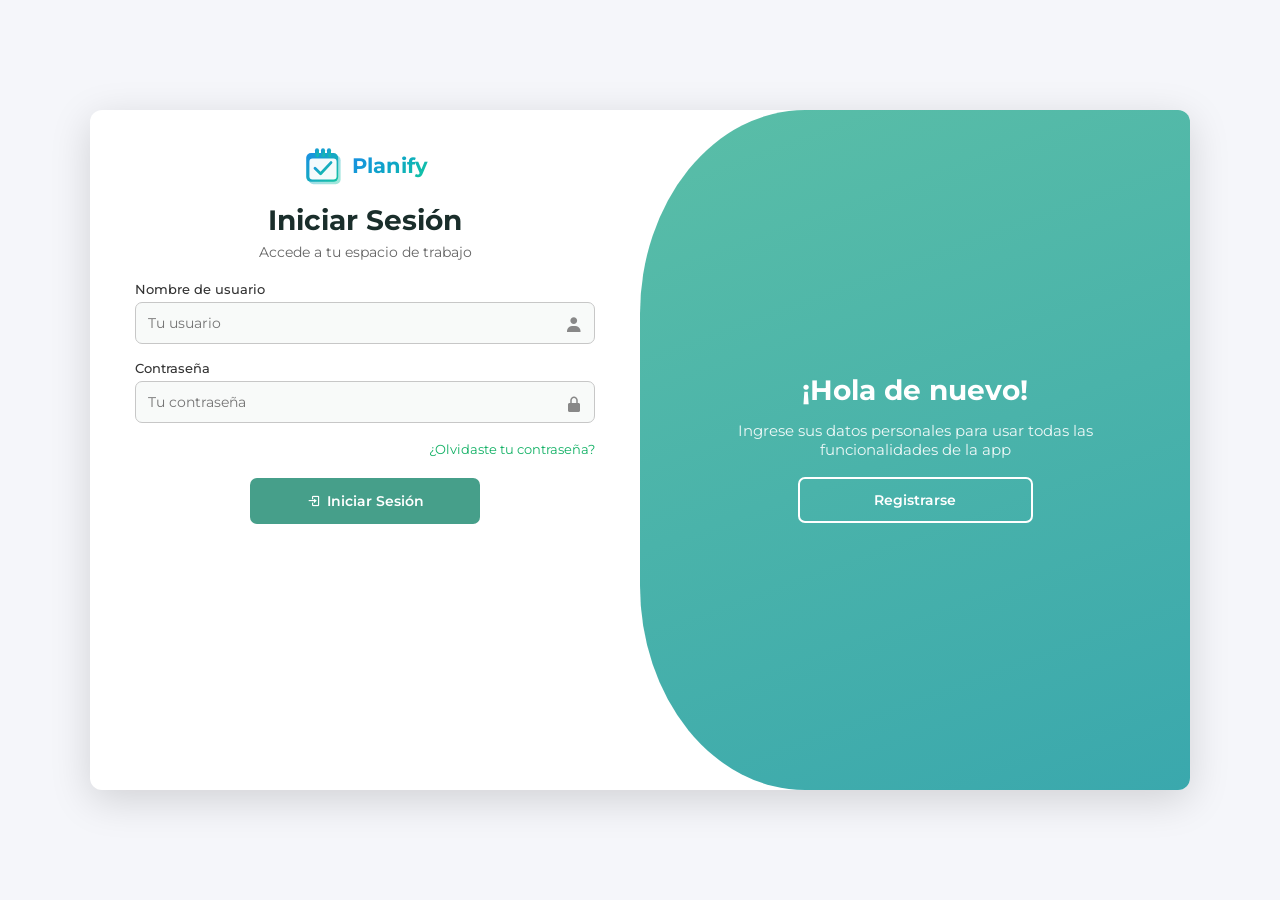
<file: Trabajo_TFG_Final/index.html>
<!DOCTYPE html>
<html lang="es">
<head>
    <meta charset="UTF-8">
    <meta name="viewport" content="width=device-width, initial-scale=1.0">
    <title>Planify — Acceder</title>
    <link href='https://unpkg.com/boxicons@2.1.4/css/boxicons.min.css' rel='stylesheet'>
    <link href="https://fonts.googleapis.com/css2?family=Montserrat:wght@300;400;500;600;700&display=swap" rel="stylesheet">
    <style>
:root {
  --primary:#469f8a; --primary-dark:#2e7e7a; --primary-light:#5abea7;
  --secondary:#3AA8AD; --accent:#11b064; --accent-dark:#068659;
  --white:#ffffff; --bg:#f5f6fa; --bg2:#eef4f2; --surface:#ffffff;
  --border:#d8eeea; --border2:#c0e0d8; --text:#1a2e2b; --text2:#3d6660;
  --text3:#7aada6; --danger:#e53e3e; --warning:#d69e2e; --info:#3182ce;
  --radius:12px; --radius-sm:7px; --radius-lg:18px;
  --shadow:0 4px 20px rgba(70,159,138,0.12);
  --shadow-sm:0 2px 8px rgba(70,159,138,0.09);
  --transition:0.35s ease;
}
*{margin:0;padding:0;box-sizing:border-box;font-family:"Montserrat",sans-serif;}
html{font-size:15px;}
body{width:100%;min-height:100vh;display:flex;justify-content:center;align-items:center;background-color:var(--bg);}
input,textarea,select,button{font-family:inherit;font-size:inherit;}
button{cursor:pointer;border:none;outline:none;background:none;}
a{color:var(--accent);text-decoration:none;}
a:hover{text-decoration:underline;color:var(--accent-dark);}

.container{
    width:1100px;height:680px;display:flex;
    background-color:#fff;border-radius:var(--radius);
    box-shadow:0 10px 40px rgba(0,0,0,0.15);
    overflow:hidden;position:relative;
}
.form-logo{display:flex;align-items:center;justify-content:center;gap:.6rem;margin-bottom:1.2rem;}
.form-logo .logo-svg{width:40px;height:40px;}
.form-brand{
    font-size:1.4rem;font-weight:700;
    background:linear-gradient(135deg,#1a8fe3,#0ea5c8,#12c6a0);
    -webkit-background-clip:text;-webkit-text-fill-color:transparent;
}
.container-form{width:50%;padding:35px 45px;overflow-y:auto;overflow-x:hidden;}
.container-form form{display:flex;flex-direction:column;justify-content:center;max-width:460px;margin:auto;}
.container-form h2{font-size:28px;font-weight:700;margin-bottom:6px;text-align:center;color:var(--text);}
.container-form>form>p{text-align:center;font-size:14px;color:#666;margin-bottom:20px;}
.input-box{position:relative;margin-bottom:16px;}
.input-box label{display:block;font-size:13px;margin-bottom:5px;color:#333;font-weight:500;}
.input-box input{
    width:100%;padding:11px 40px 11px 12px;
    border-radius:var(--radius-sm);border:1.5px solid #c7c7c7;
    font-size:14px;background-color:#f8faf9;outline:none;
    transition:border-color .25s,box-shadow .25s;
}
.input-box input:focus{border-color:var(--primary);box-shadow:0 0 0 3px rgba(70,159,138,.12);background:#fff;}
.input-box i{position:absolute;right:12px;top:35px;font-size:18px;color:#888;pointer-events:none;}
.recovery-account{text-align:right;margin-bottom:16px;}
.recovery-account a{font-size:13px;color:var(--accent);}
.btn{
    padding:12px 28px;border-radius:var(--radius-sm);
    background-color:var(--primary);color:#fff;font-size:14px;font-weight:600;
    cursor:pointer;border:2px solid transparent;
    transition:all .25s;display:inline-flex;
    align-items:center;justify-content:center;gap:.4rem;
    width:50%;margin:4px auto;
}
.btn:hover{background-color:var(--primary-dark);transform:translateY(-1px);box-shadow:var(--shadow-sm);}
.btn-outline{background:transparent;border:2px solid #fff;color:#fff;}
.btn-outline:hover{background:rgba(255,255,255,.15);}

/* Plan selector */
.plan-section{margin:14px 0 18px;}
.plan-section-title{font-size:12px;font-weight:700;color:var(--text2);text-transform:uppercase;letter-spacing:.05em;display:block;margin-bottom:10px;}
.plan-cards{display:grid;grid-template-columns:1fr 1fr;gap:10px;}
.plan-card{
    position:relative;border:2px solid var(--border);
    border-radius:var(--radius-sm);padding:14px 12px 12px;
    cursor:pointer;transition:all .25s;
    display:flex;flex-direction:column;align-items:center;
    gap:4px;text-align:center;background:#fafffe;
}
.plan-card input[type="radio"]{display:none;}
.plan-card:hover{border-color:var(--primary);}
.plan-card.active{border-color:var(--primary);background:#f0faf7;box-shadow:0 0 0 3px rgba(70,159,138,.12);}
.plan-icon{font-size:1.8rem;color:var(--primary);}
.plan-icon.premium{color:#d69e2e;}
.plan-card strong{font-size:15px;font-weight:700;color:var(--text);}
.plan-price-tag{font-size:13px;font-weight:600;color:var(--primary-dark);}
.plan-card ul{list-style:none;margin-top:6px;width:100%;}
.plan-card ul li{font-size:11px;color:var(--text2);display:flex;align-items:center;gap:4px;padding:2px 0;}
.plan-card ul li i{font-size:13px;color:var(--accent);}
.plan-card ul li.muted{color:#aaa;}
.plan-card ul li.muted i{color:#ccc;}
.plan-badge{
    position:absolute;top:-8px;right:8px;
    background:linear-gradient(135deg,#d69e2e,#f6c84b);
    color:#fff;font-size:10px;font-weight:700;
    padding:2px 8px;border-radius:20px;
}
/* Panel bienvenida */
.sign-up{transform:translateX(-120%);transition:transform var(--transition);}
.container.toggle .sign-in{transform:translateX(120%);}
.container.toggle .sign-up{transform:translateX(0);}
.container-welcome{
    background:linear-gradient(160deg,var(--primary-light),var(--secondary));
    position:absolute;width:50%;right:0;
    height:100%;overflow:hidden;
    transition:transform .5s ease-in-out,border-radius .5s ease-in-out;
    border-radius:30% 0 0 30%;
    display:flex;flex-direction:column;
    justify-content:center;align-items:center;
}
.container-welcome .logo-svg-white{width:180px;max-width:80%;height:auto;margin-bottom:10px;filter:drop-shadow(0 4px 16px rgba(0,0,0,.2));}
.container-welcome .welcome{
    position:absolute;display:flex;flex-direction:column;
    align-items:center;text-align:center;
    gap:14px;padding:0 40px;
    transition:transform .5s ease-in-out;color:#fff;width:100%;
}
.container.toggle .container-welcome{
    transform:translateX(-100%);
    border-radius:0 30% 30% 0;
    background:linear-gradient(160deg,var(--secondary),var(--primary));
}
.welcome-sign-in{transform:translateX(120%);}
.container-welcome h3{font-size:28px;color:#fff;font-weight:700;}
.container-welcome p{font-size:15px;color:rgba(255,255,255,.9);text-align:center;}
.container.toggle .welcome-sign-in{transform:translateX(0);}
.container.toggle .welcome-sign-up{transform:translateX(-100%);}

.error-msg{
    background:#ffe0e0;border:1.5px solid #e53e3e;color:#c53030;
    padding:.6rem 1rem;border-radius:7px;font-size:.82rem;
    margin-bottom:.5rem;text-align:center;
}

@media(max-width:900px){
    .container{width:98vw;height:auto;flex-direction:column;}
    .container-form{width:100%;padding:30px 25px;}
    .container-welcome{position:relative;width:100%;height:200px;border-radius:var(--radius);transform:none !important;}
    .welcome-sign-in,.welcome-sign-up{transform:none !important;position:relative;}
    .sign-up{transform:none !important;}
    .container.toggle .sign-in{display:none;}
    .plan-cards{grid-template-columns:1fr 1fr;}
}
@media(max-width:600px){
    .plan-cards{grid-template-columns:1fr;}
}
    </style>
</head>
<body>

<div class="container" id="container">

    <!-- ══ FORMULARIO LOGIN ══ -->
    <div class="container-form">
        <form class="sign-in" id="form-login" onsubmit="handleLogin(event)">
            <div class="form-logo">
                <svg class="logo-svg" viewBox="0 0 100 100" xmlns="http://www.w3.org/2000/svg">
                    <defs>
                        <linearGradient id="lg1" x1="0%" y1="0%" x2="100%" y2="100%">
                            <stop offset="0%" style="stop-color:#1a8fe3"/>
                            <stop offset="100%" style="stop-color:#12c6a0"/>
                        </linearGradient>
                    </defs>
                    <rect x="8" y="20" width="80" height="72" rx="12" ry="12" fill="url(#lg1)"/>
                    <rect x="14" y="26" width="80" height="72" rx="12" ry="12" fill="url(#lg1)" opacity=".4"/>
                    <rect x="16" y="34" width="68" height="52" rx="8" ry="8" fill="white" opacity=".95"/>
                    <rect x="30" y="8" width="10" height="22" rx="5" fill="url(#lg1)"/>
                    <rect x="45" y="8" width="10" height="22" rx="5" fill="url(#lg1)"/>
                    <rect x="60" y="8" width="10" height="22" rx="5" fill="url(#lg1)"/>
                    <polyline points="30,58 44,72 70,44" stroke="url(#lg1)" stroke-width="7" stroke-linecap="round" stroke-linejoin="round" fill="none"/>
                </svg>
                <span class="form-brand">Planify</span>
            </div>
            <h2>Iniciar Sesión</h2>
            <p>Accede a tu espacio de trabajo</p>
            <div id="login-error"></div>

            <div class="input-box">
                <label for="login-user">Nombre de usuario</label>
                <input type="text" name="usuario" id="login-user" placeholder="Tu usuario" required>
                <i class='bx bxs-user'></i>
            </div>
            <div class="input-box">
                <label for="login-pass">Contraseña</label>
                <input type="password" name="password" id="login-pass" placeholder="Tu contraseña" required>
                <i class='bx bxs-lock-alt'></i>
            </div>
            <div class="recovery-account">
                <p><a href="#" onclick="alert('Función no disponible en modo offline.')">¿Olvidaste tu contraseña?</a></p>
            </div>
            <button type="submit" class="btn">
                <i class='bx bx-log-in'></i> Iniciar Sesión
            </button>
        </form>
    </div>

    <!-- ══ FORMULARIO REGISTRO ══ -->
    <div class="container-form">
        <form class="sign-up" id="form-registro" onsubmit="handleRegister(event)">
            <div class="form-logo">
                <svg class="logo-svg" viewBox="0 0 100 100" xmlns="http://www.w3.org/2000/svg">
                    <defs>
                        <linearGradient id="lg2" x1="0%" y1="0%" x2="100%" y2="100%">
                            <stop offset="0%" style="stop-color:#1a8fe3"/>
                            <stop offset="100%" style="stop-color:#12c6a0"/>
                        </linearGradient>
                    </defs>
                    <rect x="8" y="20" width="80" height="72" rx="12" ry="12" fill="url(#lg2)"/>
                    <rect x="14" y="26" width="80" height="72" rx="12" ry="12" fill="url(#lg2)" opacity=".4"/>
                    <rect x="16" y="34" width="68" height="52" rx="8" ry="8" fill="white" opacity=".95"/>
                    <rect x="30" y="8" width="10" height="22" rx="5" fill="url(#lg2)"/>
                    <rect x="45" y="8" width="10" height="22" rx="5" fill="url(#lg2)"/>
                    <rect x="60" y="8" width="10" height="22" rx="5" fill="url(#lg2)"/>
                    <polyline points="30,58 44,72 70,44" stroke="url(#lg2)" stroke-width="7" stroke-linecap="round" stroke-linejoin="round" fill="none"/>
                </svg>
                <span class="form-brand">Planify</span>
            </div>
            <h2>Crear cuenta</h2>
            <p>Únete y organiza tu trabajo hoy</p>
            <div id="register-error"></div>

            <div class="input-box">
                <label for="register-user">Usuario</label>
                <input type="text" name="usuario" id="register-user" placeholder="Tu usuario" required>
                <i class='bx bxs-user'></i>
            </div>
            <div class="input-box">
                <label for="register-email">Correo electrónico</label>
                <input type="email" name="email" id="register-email" placeholder="tu@email.com" required>
                <i class='bx bx-envelope'></i>
            </div>
            <div class="input-box">
                <label for="register-pass">Contraseña</label>
                <input type="password" name="password" id="register-pass" placeholder="Mínimo 6 caracteres" required>
                <i class='bx bxs-lock-alt'></i>
            </div>

            <!-- SELECTOR DE PLAN -->
            <div class="plan-section">
                <label class="plan-section-title">Elige tu plan</label>
                <div class="plan-cards">
                    <label class="plan-card active" id="plan-free">
                        <input type="radio" name="plan" value="free" checked>
                        <i class='bx bx-rocket plan-icon'></i>
                        <strong>Free</strong>
                        <span class="plan-price-tag">0 € / mes</span>
                        <ul>
                            <li><i class='bx bx-check'></i> 3 tableros</li>
                            <li><i class='bx bx-check'></i> 5 miembros</li>
                            <li><i class='bx bx-check'></i> Chat básico</li>
                            <li class="muted"><i class='bx bx-x'></i> Sin estadísticas</li>
                        </ul>
                    </label>
                    <label class="plan-card" id="plan-premium">
                        <input type="radio" name="plan" value="premium">
                        <div class="plan-badge">⭐ Popular</div>
                        <i class='bx bx-crown plan-icon premium'></i>
                        <strong>Premium</strong>
                        <span class="plan-price-tag">9 € / mes</span>
                        <ul>
                            <li><i class='bx bx-check'></i> Tableros ilimitados</li>
                            <li><i class='bx bx-check'></i> Miembros ilimitados</li>
                            <li><i class='bx bx-check'></i> Chat + archivos</li>
                            <li><i class='bx bx-check'></i> Estadísticas avanzadas</li>
                            <li><i class='bx bx-check'></i> Soporte prioritario</li>
                        </ul>
                    </label>
                </div>
            </div>

            <button type="submit" class="btn">
                <i class='bx bx-user-plus'></i> Registrarse
            </button>
        </form>
    </div>

    <!-- ══ PANEL DECORATIVO ══ -->
    <div class="container-welcome">
        <div class="welcome-sign-up welcome">
            <h3>¡Hola de nuevo!</h3>
            <p>Ingrese sus datos personales para usar todas las funcionalidades de la app</p>
            <button class="btn btn-outline" id="btn-sign-up">Registrarse</button>
        </div>
        <div class="welcome-sign-in welcome">
            <h3>¡Bienvenido!</h3>
            <p>Regístrese con sus datos personales para usar todas las funcionalidades de la app</p>
            <button class="btn btn-outline" id="btn-sign-in">Iniciar Sesión</button>
        </div>
    </div>
</div>

<script>
"use strict";

const DB = {
    setSession(user) {
        localStorage.setItem("planify_session", JSON.stringify({
            userId: user.id,
            user: user,
            loginAt: Date.now()
        }));
    }
};

const container = document.getElementById("container");
document.getElementById("btn-sign-in").addEventListener("click", () => {
    container.classList.remove("toggle");
});
document.getElementById("btn-sign-up").addEventListener("click", () => {
    container.classList.add("toggle");
});
document.querySelectorAll(".plan-card").forEach(card => {
    card.addEventListener("click", () => {
        document.querySelectorAll(".plan-card")
            .forEach(c => c.classList.remove("active"));
        card.classList.add("active");
        card.querySelector("input").checked = true;
    });
});

function showError(containerId, msg){
    const el = document.getElementById(containerId);
    el.innerHTML =
        `<div class="error-msg">${msg}</div>`;
    setTimeout(() => {
        el.innerHTML = "";
    },5000);
}

async function handleLogin(e){
    e.preventDefault();
    const usuario = document.getElementById("login-user").value.trim();
    const password = document.getElementById("login-pass").value;
    if(!usuario || !password){
        showError("login-error","Por favor, rellena todos los campos.");
        return;
    }
    
    try {
        const res = await fetch('api/auth.php?action=login', {
            method: 'POST',
            headers: { 'Content-Type': 'application/json' },
            body: JSON.stringify({ usuario, password })
        });
        const data = await res.json();
        
        if(data.success) {
            DB.setSession(data.user);
            window.location.href = "app.html";
        } else {
            showError("login-error", data.error || "Error al iniciar sesión");
        }
    } catch(err) {
        showError("login-error", "Error de conexión con el servidor");
    }
}

async function handleRegister(e){
    e.preventDefault();
    const usuario = document.getElementById("register-user").value.trim();
    const email = document.getElementById("register-email").value.trim();
    const password = document.getElementById("register-pass").value;
    const planInput = document.querySelector('input[name="plan"]:checked');
    const plan = planInput ? planInput.value : "free";
    
    if(!usuario || !email || !password){
        showError("register-error","Por favor, rellena todos los campos.");
        return;
    }
    
    try {
        const res = await fetch('api/auth.php?action=register', {
            method: 'POST',
            headers: { 'Content-Type': 'application/json' },
            body: JSON.stringify({ usuario, email, password, plan })
        });
        const data = await res.json();
        
        if(data.success) {
            DB.setSession(data.user);
            window.location.href = "app.html";
        } else {
            showError("register-error", data.error || "Error al registrarse");
        }
    } catch(err) {
        showError("register-error", "Error de conexión con el servidor");
    }
}

</script>
</body>
</html>
</file>
